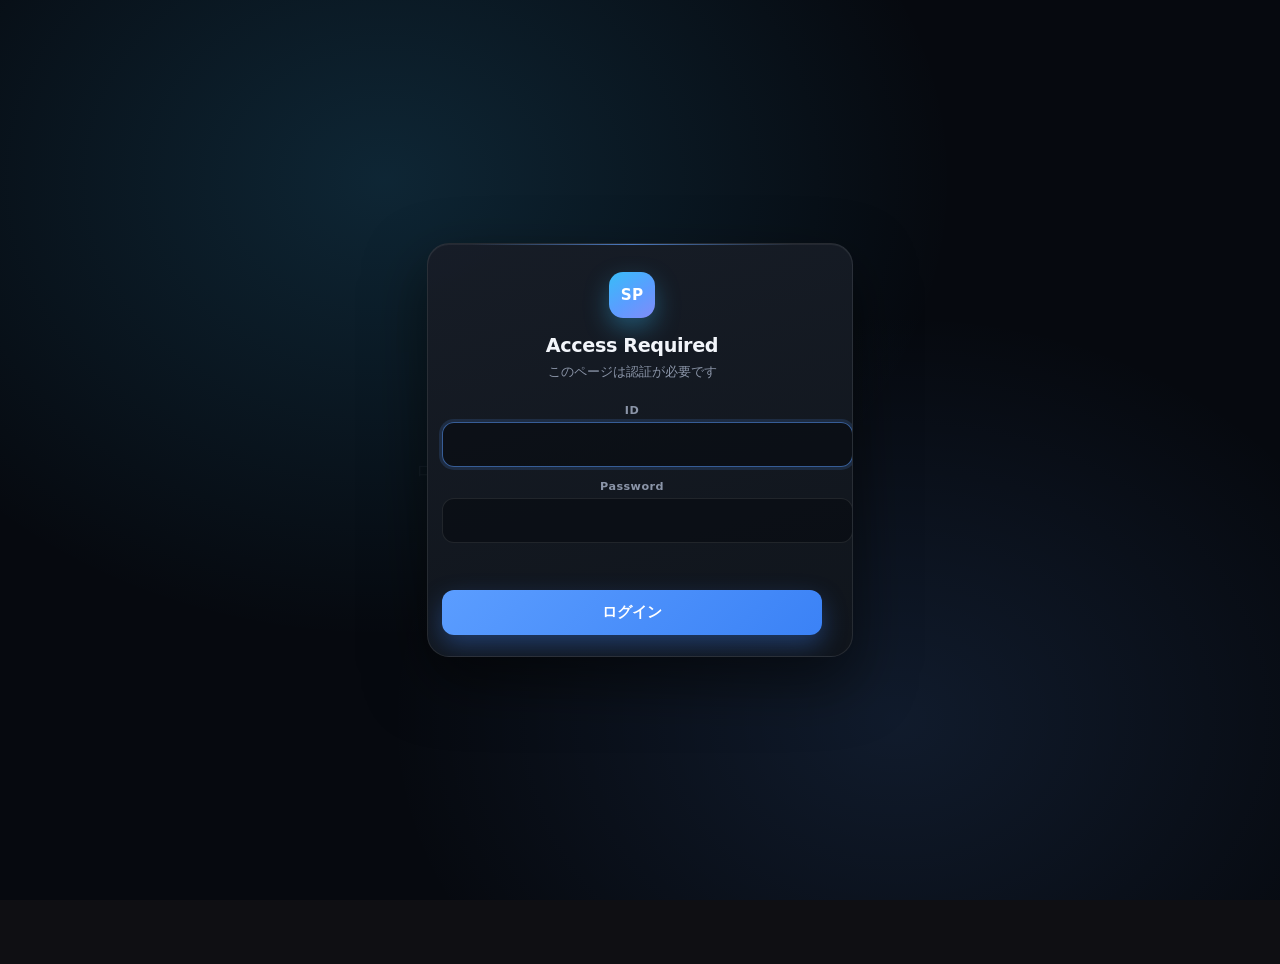
<file: index.html>
<!DOCTYPE html>
<html lang="ja">
<head>
  <meta charset="UTF-8" />
  <meta name="viewport" content="width=device-width, initial-scale=1.0" />
  <title>r25347sh — Protected</title>
  <style>
    body {
      margin: 0;
      min-height: 100vh;
      font-family: Inter, system-ui, sans-serif;
      background: #0f0f13;
      color: #e8e8f0;
      display: flex;
      align-items: center;
      justify-content: center;
      text-align: center;
      padding: 2rem;
    }
    .content {
      max-width: 520px;
    }
    h1 { font-size: 1.75rem; margin-bottom: 0.5rem; }
    p { color: #9898b0; line-height: 1.6; }
    code {
      background: #1a1a24;
      padding: 0.15em 0.45em;
      border-radius: 6px;
      font-size: 0.9em;
    }
    .logout {
      margin-top: 2rem;
      appearance: none;
      background: #242433;
      border: 1px solid #2e2e42;
      color: #e8e8f0;
      padding: 0.6rem 1.2rem;
      border-radius: 8px;
      cursor: pointer;
      font-size: 0.9rem;
    }
    .logout:hover { background: #2e2e42; }
  </style>
  <!-- 
    data-allows example:
    ((role:admin%teacher)%ID:special)&role:beekeeper
    → ((admin OR teacher) OR ID=special) AND beekeeper

    Current demo: allow admin or bika
  -->
  <script src="./sitePassword.js" defer data-allows="role:admin%role:bika"></script>
</head>
<body>
  <div class="content">
    <h1>Protected Page</h1>
    <p>このページは <code>sitePassword.js</code> によって保護されています。</p>
    <p>ログインに成功した場合のみこのコンテンツが表示されます。</p>
    <p style="margin-top:1.5rem;font-size:0.85rem;opacity:0.7">
      現在の制限: <code>role:admin % role:bika</code>
    </p>
    <button class="logout" onclick="SitePassword.logout()">ログアウト</button>
  </div>
</body>
</html>
</file>
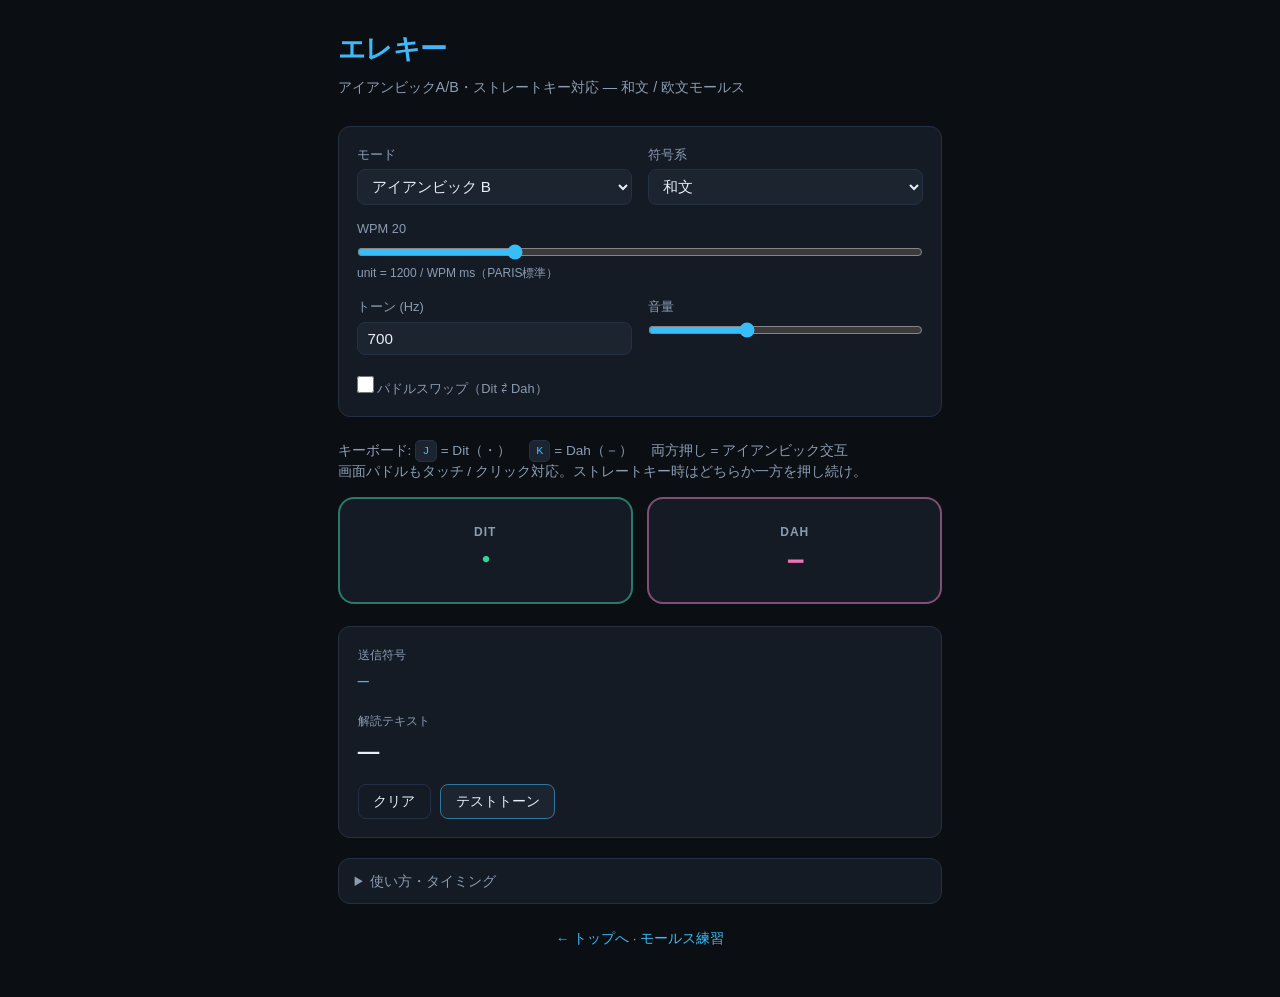
<file: elekey/index.html>
<!DOCTYPE html>
<html lang="ja">
<head>
  <meta charset="UTF-8">
  <meta name="viewport" content="width=device-width, initial-scale=1.0">
  <title>エレキー | Electronic Morse Keyer</title>
  <meta name="description" content="アイアンビック対応の電子モールスキーヤー。WPM調整・和文/欧文切替・Web Audioサイドトーン。">
  <link rel="stylesheet" href="style.css">
</head>
<body>
  <div class="app">
    <header class="header">
      <h1>エレキー <span class="en">Electronic Keyer</span></h1>
      <p class="subtitle">アイアンビックA/B・ストレートキー対応 — 和文 / 欧文モールス</p>
    </header>

    <section class="controls">
      <div class="control-group">
        <label for="mode">モード</label>
        <select id="mode">
          <option value="iambic-b" selected>アイアンビック B</option>
          <option value="iambic-a">アイアンビック A</option>
          <option value="straight">ストレートキー</option>
        </select>
      </div>

      <div class="control-group">
        <label for="charset">符号系</label>
        <select id="charset">
          <option value="wabun" selected>和文</option>
          <option value="international">欧文</option>
        </select>
      </div>

      <div class="control-group wpm-group">
        <label for="wpm">WPM <span id="wpm-value">20</span></label>
        <input type="range" id="wpm" min="5" max="60" value="20" step="1">
        <div class="wpm-hint">unit = 1200 / WPM ms（PARIS標準）</div>
      </div>

      <div class="control-group">
        <label for="freq">トーン (Hz)</label>
        <input type="number" id="freq" value="700" min="400" max="1200" step="10">
      </div>

      <div class="control-group">
        <label for="volume">音量</label>
        <input type="range" id="volume" min="0" max="1" step="0.05" value="0.35">
      </div>

      <div class="control-group">
        <label class="checkbox">
          <input type="checkbox" id="paddle-swap">
          パドルスワップ（Dit ⇄ Dah）
        </label>
      </div>
    </section>

    <section class="paddles">
      <p class="hint">
        キーボード: <kbd id="dit-key-label">J</kbd> = Dit（・）　
        <kbd id="dah-key-label">K</kbd> = Dah（－）　
        両方押し = アイアンビック交互<br>
        画面パドルもタッチ / クリック対応。ストレートキー時はどちらか一方を押し続け。
      </p>
      <div class="paddle-row">
        <button id="paddle-dit" class="paddle dit" aria-label="Dit">
          <span class="paddle-label">DIT</span>
          <span class="paddle-symbol">・</span>
        </button>
        <button id="paddle-dah" class="paddle dah" aria-label="Dah">
          <span class="paddle-label">DAH</span>
          <span class="paddle-symbol">－</span>
        </button>
      </div>
    </section>

    <section class="display">
      <div class="display-block">
        <div class="label">送信符号</div>
        <div id="morse-out" class="mono">—</div>
      </div>
      <div class="display-block">
        <div class="label">解読テキスト</div>
        <div id="text-out" class="text-out">—</div>
      </div>
      <div class="action-row">
        <button id="clear" class="btn ghost">クリア</button>
        <button id="test-tone" class="btn secondary">テストトーン</button>
      </div>
    </section>

    <section class="info">
      <details>
        <summary>使い方・タイミング</summary>
        <ul>
          <li><strong>アイアンビック B</strong>（推奨）: 両方離した直後も次の要素を1つ送出（現代的なキーヤー）。</li>
          <li><strong>アイアンビック A</strong>: 両方離すとその要素で終了。</li>
          <li><strong>ストレート</strong>: 押している間だけトーン。長さで・／－を判定（閾値 2 unit）。</li>
          <li>文字間隔 ≈ 3 unit、単語間隔 ≈ 7 unit で自動解読。</li>
          <li>和文はカタカナ優先でデコード。濁点・半濁点は後続の専用符号で結合。</li>
        </ul>
      </details>
    </section>

    <footer class="footer">
      <p><a href="../">← トップへ</a> · <a href="../morse-practice/">モールス練習</a></p>
    </footer>
  </div>
  <script src="script.js"></script>
</body>
</html>
</file>
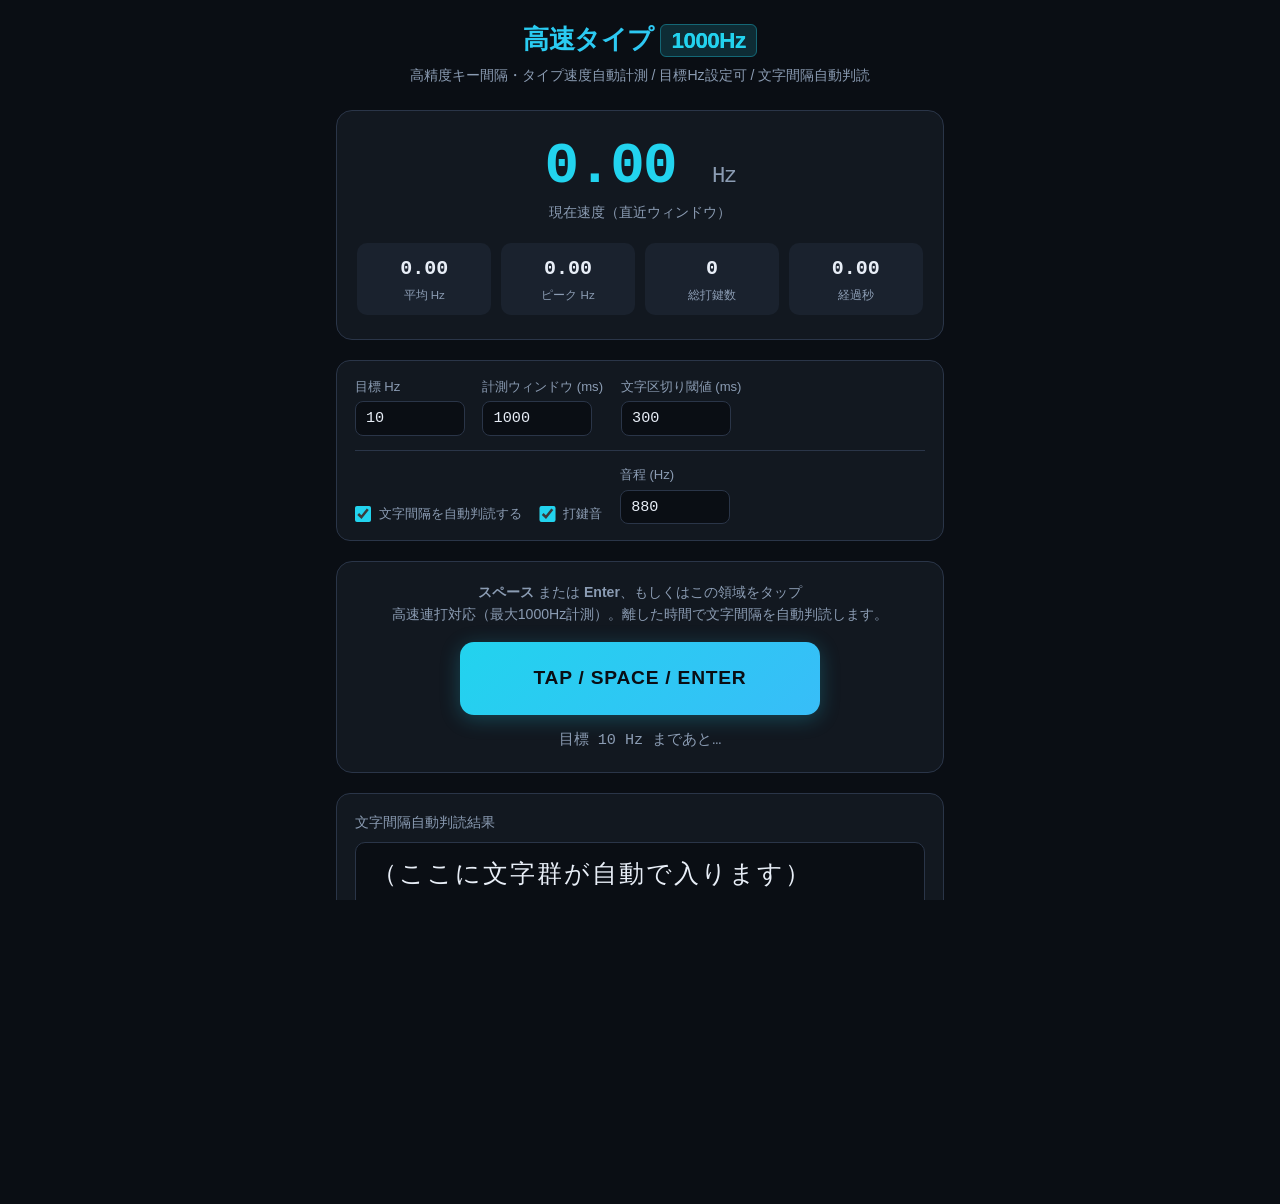
<file: highspeed-type/index.html>
<!DOCTYPE html>
<html lang="ja">
<head>
  <meta charset="UTF-8">
  <meta name="viewport" content="width=device-width, initial-scale=1.0, maximum-scale=1.0, user-scalable=no">
  <title>高速タイプ 1000Hz対応 | High-Speed Typing Rate Meter</title>
  <meta name="description" content="1000Hz対応の高精度タイピング速度計測。自動Hz判定・目標Hz設定・文字間隔自動判読。スペース/Enter/画面タップ対応。">
  <link rel="stylesheet" href="style.css">
</head>
<body>
  <div class="app" id="app">
    <header class="header">
      <h1>高速タイプ <span class="hz-badge">1000Hz</span></h1>
      <p class="subtitle">高精度キー間隔・タイプ速度自動計測 / 目標Hz設定可 / 文字間隔自動判読</p>
    </header>

    <!-- メイン表示 -->
    <section class="meter">
      <div class="big-hz">
        <span id="current-hz">0.0</span>
        <span class="unit">Hz</span>
      </div>
      <div class="hz-label">現在速度（直近ウィンドウ）</div>

      <div class="stats-grid">
        <div class="stat">
          <div class="stat-value" id="avg-hz">0.0</div>
          <div class="stat-label">平均 Hz</div>
        </div>
        <div class="stat">
          <div class="stat-value" id="peak-hz">0.0</div>
          <div class="stat-label">ピーク Hz</div>
        </div>
        <div class="stat">
          <div class="stat-value" id="total-count">0</div>
          <div class="stat-label">総打鍵数</div>
        </div>
        <div class="stat">
          <div class="stat-value" id="elapsed">0.00</div>
          <div class="stat-label">経過秒</div>
        </div>
      </div>
    </section>

    <!-- 目標設定 -->
    <section class="controls">
      <div class="control-row">
        <label>
          目標 Hz
          <input type="number" id="target-hz" value="10" min="0.1" max="1000" step="0.1">
        </label>
        <label>
          計測ウィンドウ (ms)
          <input type="number" id="window-ms" value="1000" min="50" max="5000" step="50">
        </label>
        <label>
          文字区切り閾値 (ms)
          <input type="number" id="char-gap-ms" value="300" min="20" max="2000" step="10">
        </label>
      </div>
      <div class="control-row secondary">
        <label class="checkbox">
          <input type="checkbox" id="auto-char" checked>
          文字間隔を自動判読する
        </label>
        <label class="checkbox">
          <input type="checkbox" id="sound-on" checked>
          打鍵音
        </label>
        <label>
          音程 (Hz)
          <input type="number" id="tone-freq" value="880" min="200" max="2000" step="10">
        </label>
      </div>
    </section>

    <!-- キーエリア -->
    <section class="key-area" id="key-area">
      <div class="hint">
        <strong>スペース</strong> または <strong>Enter</strong>、もしくはこの領域をタップ<br>
        高速連打対応（最大1000Hz計測）。離した時間で文字間隔を自動判読します。
      </div>
      <button id="tap-btn" class="tap-btn" type="button">
        TAP / SPACE / ENTER
      </button>
      <div class="target-feedback" id="target-feedback">
        目標まで — Hz
      </div>
    </section>

    <!-- 自動判読結果 -->
    <section class="decode-section">
      <div class="section-title">文字間隔自動判読結果</div>
      <div id="char-display" class="char-display">（ここに文字群が自動で入ります）</div>
      <div class="interval-info">
        <span>最終間隔: <strong id="last-interval">—</strong> ms</span>
        <span>平均間隔: <strong id="avg-interval">—</strong> ms</span>
        <span>文字数: <strong id="char-count">0</strong></span>
      </div>
      <div class="history-box">
        <div class="section-title small">直近打鍵間隔 (ms)</div>
        <div id="interval-history" class="interval-history">—</div>
      </div>
    </section>

    <div class="action-row">
      <button id="reset-btn" class="btn ghost">リセット</button>
      <button id="copy-btn" class="btn secondary">結果コピー</button>
    </div>

    <footer class="footer">
      <p>高精度計測: performance.now() / ローカル完結</p>
      <p><a href="../">← リポジトリトップ</a></p>
    </footer>
  </div>

  <script src="script.js"></script>
</body>
</html>
</file>
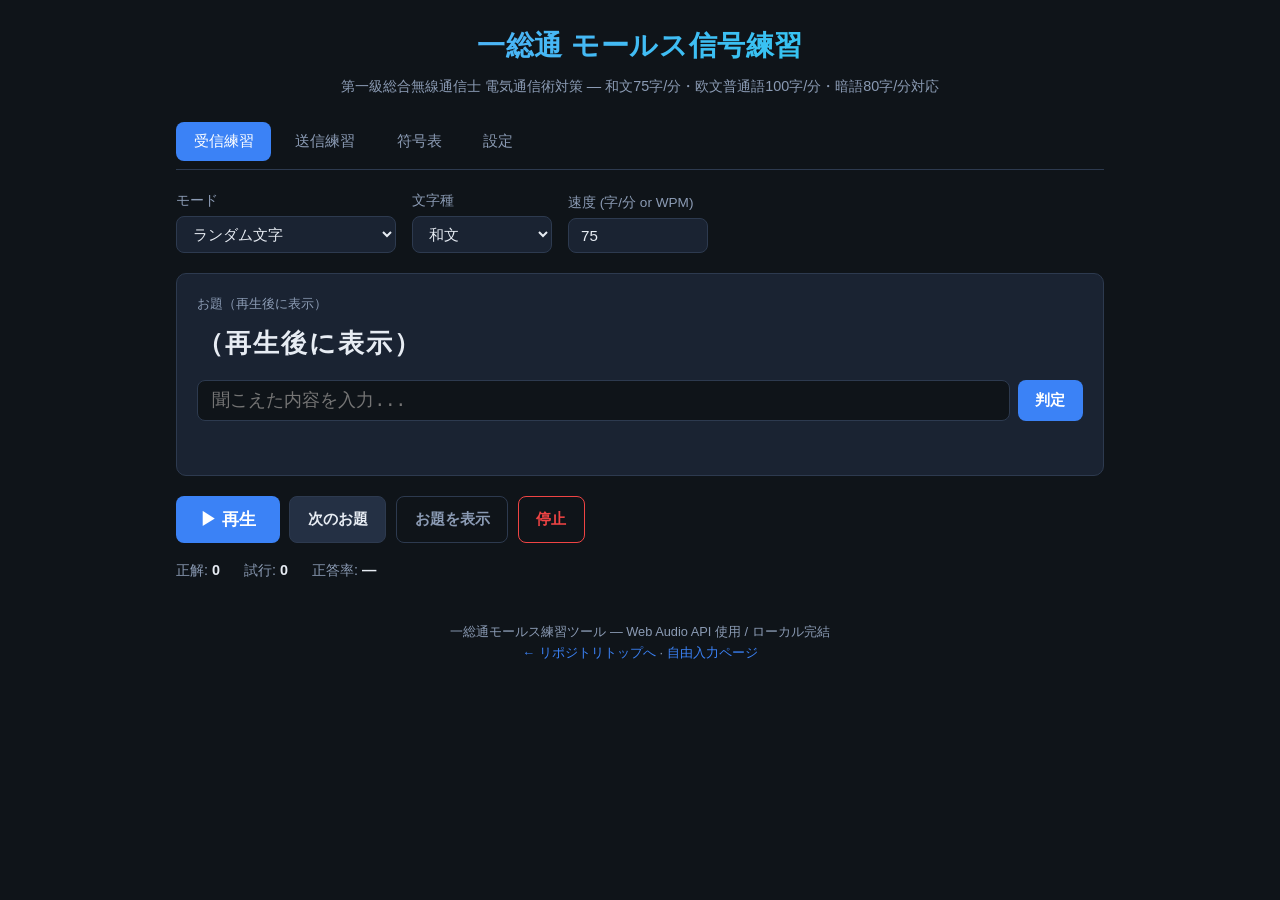
<file: morse-practice/index.html>
<!DOCTYPE html>
<html lang="ja">
<head>
  <meta charset="UTF-8">
  <meta name="viewport" content="width=device-width, initial-scale=1.0">
  <title>一総通モールス練習 | Morse Practice for 1st Class Radio Operator</title>
  <meta name="description" content="第一級総合無線通信士（一総通）向けモールス信号聞き取り・送信練習サイト。和文・欧文対応、実音再生、ランダム単語・記号対応。">
  <link rel="stylesheet" href="style.css">
</head>
<body>
  <div class="app">
    <header class="header">
      <h1>一総通 モールス信号練習</h1>
      <p class="subtitle">第一級総合無線通信士 電気通信術対策 — 和文75字/分・欧文普通語100字/分・暗語80字/分対応</p>
    </header>

    <nav class="tabs">
      <button class="tab active" data-tab="listen">受信練習</button>
      <button class="tab" data-tab="send">送信練習</button>
      <button class="tab" data-tab="table">符号表</button>
      <button class="tab" data-tab="settings">設定</button>
    </nav>

    <main>
      <!-- 受信練習 -->
      <section id="listen" class="panel active">
        <div class="controls-row">
          <label>
            モード
            <select id="listen-mode">
              <option value="random-char">ランダム文字</option>
              <option value="random-word">ランダム単語</option>
              <option value="random-group">ランダム5字群（暗語風）</option>
              <option value="custom">カスタムテキスト</option>
            </select>
          </label>
          <label>
            文字種
            <select id="listen-charset">
              <option value="wabun">和文</option>
              <option value="international">欧文</option>
              <option value="mixed">和文+欧文</option>
              <option value="numbers">数字</option>
              <option value="symbols">記号</option>
              <option value="all">すべて</option>
            </select>
          </label>
          <label>
            速度 (字/分 or WPM)
            <input type="number" id="listen-speed" value="75" min="10" max="150" step="5">
          </label>
        </div>

        <div class="custom-area hidden" id="custom-area">
          <textarea id="custom-text" placeholder="ここに練習したいテキストを入力（和文はカタカナ/ひらがな、欧文は英数字）"></textarea>
        </div>

        <div class="display-area">
          <div class="prompt-label">お題（再生後に表示）</div>
          <div id="listen-prompt" class="prompt-box">—</div>
          <div class="answer-area">
            <input type="text" id="listen-answer" placeholder="聞こえた内容を入力..." autocomplete="off">
            <button id="check-answer" class="btn primary">判定</button>
          </div>
          <div id="listen-result" class="result"></div>
        </div>

        <div class="action-row">
          <button id="play-listen" class="btn primary large">▶ 再生</button>
          <button id="next-listen" class="btn secondary">次のお題</button>
          <button id="reveal-listen" class="btn ghost">お題を表示</button>
          <button id="stop-audio" class="btn danger">停止</button>
        </div>

        <div class="stats">
          <span>正解: <strong id="correct-count">0</strong></span>
          <span>試行: <strong id="try-count">0</strong></span>
          <span>正答率: <strong id="accuracy">—</strong></span>
        </div>
      </section>

      <!-- 送信練習 -->
      <section id="send" class="panel">
        <div class="controls-row">
          <label>
            モード
            <select id="send-mode">
              <option value="random-char">ランダム文字</option>
              <option value="random-word">ランダム単語</option>
              <option value="random-group">ランダム5字群</option>
              <option value="custom">カスタムテキスト</option>
            </select>
          </label>
          <label>
            文字種
            <select id="send-charset">
              <option value="wabun">和文</option>
              <option value="international">欧文</option>
              <option value="mixed">和文+欧文</option>
              <option value="numbers">数字</option>
              <option value="symbols">記号</option>
              <option value="all">すべて</option>
            </select>
          </label>
          <label>
            速度
            <input type="number" id="send-speed" value="75" min="10" max="150" step="5">
          </label>
        </div>

        <div class="custom-area hidden" id="send-custom-area">
          <textarea id="send-custom-text" placeholder="送信練習したいテキストを入力"></textarea>
        </div>

        <div class="display-area">
          <div class="prompt-label">送信お題</div>
          <div id="send-prompt" class="prompt-box large">—</div>
          <div class="morse-visual" id="send-morse-visual"></div>
        </div>

        <div class="keying-area">
          <p class="hint">スペースキー or 下のボタンでキーイング。<br>
短押し＝短点（・）、長押し＝長点（－）。文字の区切り・単語の区切りは<strong>間隔を空けると自動判定</strong>されます（ITU 1:3:7 比率）。</p>
          <p class="hint" style="margin-top:0.4rem;"><a href="free.html" style="color:var(--accent);">→ 問題なしの自由入力ページはこちら</a></p>
          <div class="key-buttons">
            <button id="key-button" class="btn key large">電鍵（押し続け）</button>
            <button id="play-model" class="btn primary">模範再生</button>
            <button id="next-send" class="btn secondary">次のお題</button>
            <button id="clear-key" class="btn ghost">クリア</button>
          </div>
          <div id="keyed-morse" class="keyed-display"></div>
          <div id="keyed-text" class="keyed-text"></div>
        </div>
      </section>

      <!-- 符号表 -->
      <section id="table" class="panel">
        <div class="table-tabs">
          <button class="table-tab active" data-table="wabun">和文</button>
          <button class="table-tab" data-table="international">欧文</button>
          <button class="table-tab" data-table="numbers">数字・記号</button>
        </div>
        <div id="morse-table-container" class="table-container"></div>
      </section>

      <!-- 設定 -->
      <section id="settings" class="panel">
        <div class="settings-grid">
          <label>
            トーン周波数 (Hz)
            <input type="number" id="freq" value="700" min="400" max="1200" step="10">
            <span class="note">一総通練習でよく使われる 600〜800Hz 帯。推奨 700Hz / 780Hz</span>
          </label>
          <label>
            音量
            <input type="range" id="volume" min="0" max="1" step="0.05" value="0.4">
          </label>
          <label>
            短点長さ基準（自動計算）
            <span id="unit-ms-display">— ms</span>
          </label>
          <label class="checkbox">
            <input type="checkbox" id="show-morse-visual" checked>
            再生中に符号を視覚表示
          </label>
          <label class="checkbox">
            <input type="checkbox" id="auto-next" checked>
            正解後に自動で次のお題
          </label>
          <button id="test-tone" class="btn secondary">テストトーン</button>
        </div>
        <div class="info-box">
          <h3>一総通 電気通信術 速度目安</h3>
          <ul>
            <li>和文：75字/分</li>
            <li>欧文暗語：80字/分</li>
            <li>欧文普通語：100字/分</li>
          </ul>
          <p>※ 本サイトの「字/分」はおおよそ文字数ベースです。WPM換算は欧文で約5文字=1語として扱います。</p>
        </div>
      </section>
    </main>

    <footer class="footer">
      <p>一総通モールス練習ツール — Web Audio API 使用 / ローカル完結</p>
      <p><a href="../">← リポジトリトップへ</a> · <a href="free.html">自由入力ページ</a></p>
    </footer>
  </div>

  <script src="script.js"></script>
</body>
</html>
</file>
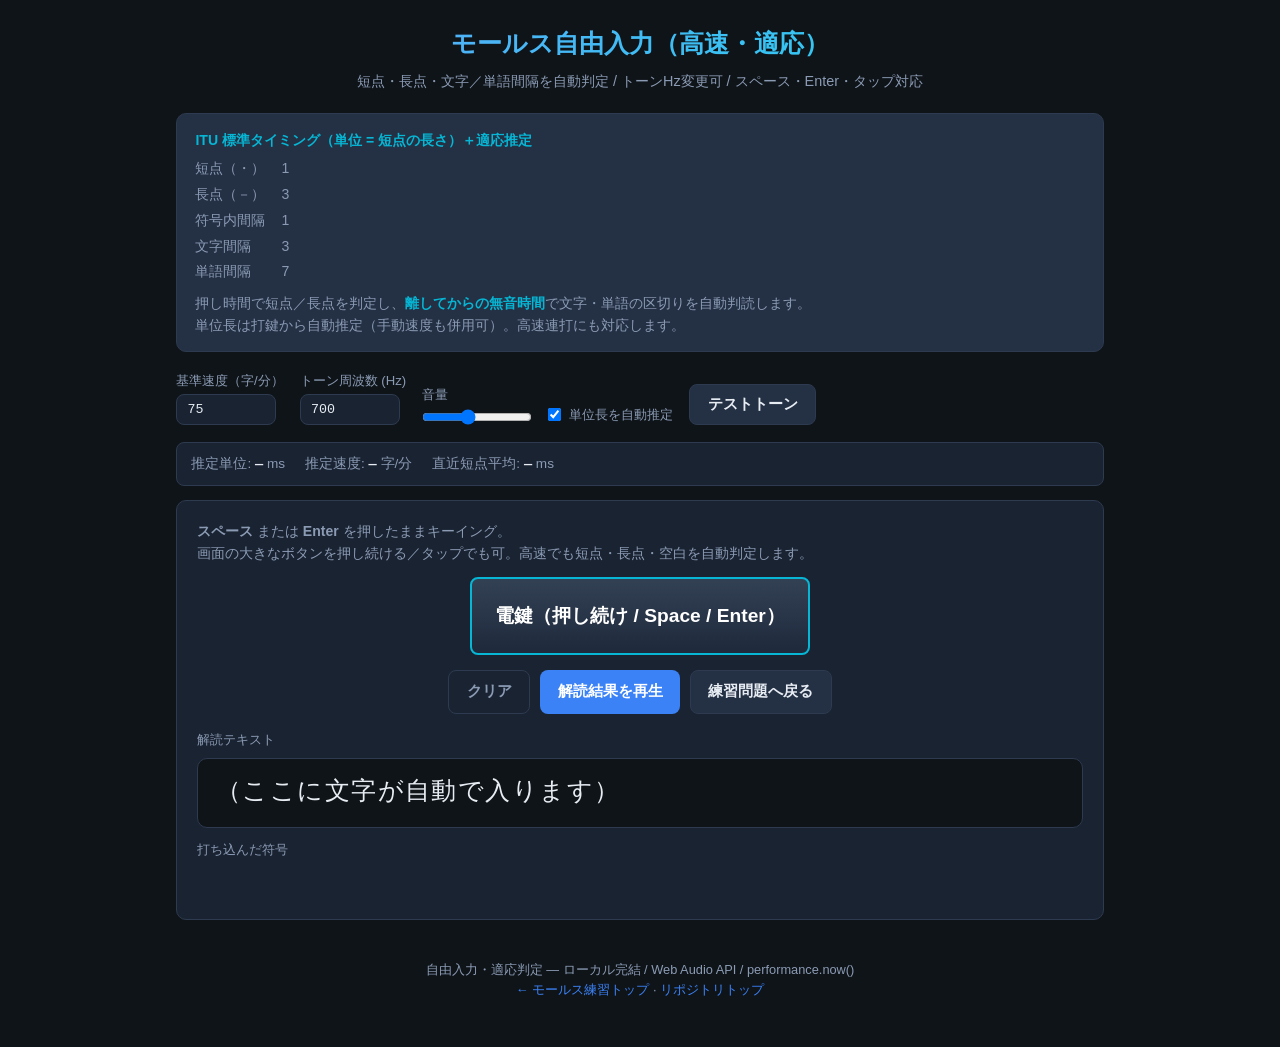
<file: morse-practice/free.html>
<!DOCTYPE html>
<html lang="ja">
<head>
  <meta charset="UTF-8">
  <meta name="viewport" content="width=device-width, initial-scale=1.0, maximum-scale=1.0, user-scalable=no">
  <title>モールス自由入力（高速・適応判定） | Free Morse Keying Adaptive</title>
  <meta name="description" content="短点・長点・文字間隔・単語間隔を自動判定するモールス自由キーイング。高速対応・トーンHz変更可・スペース/Enter/タップ対応。">
  <link rel="stylesheet" href="style.css">
  <style>
    .free-hero {
      text-align: center;
      margin-bottom: 1.25rem;
    }
    .free-hero h1 {
      font-size: 1.55rem;
      background: linear-gradient(135deg, #60a5fa, #22d3ee);
      -webkit-background-clip: text;
      -webkit-text-fill-color: transparent;
      background-clip: text;
    }
    .ratio-box {
      background: var(--surface2);
      border: 1px solid var(--border);
      border-radius: 10px;
      padding: 0.9rem 1.15rem;
      margin-bottom: 1.1rem;
      font-size: 0.88rem;
      color: var(--text-muted);
    }
    .ratio-box strong { color: var(--accent); }
    .ratio-table {
      display: grid;
      grid-template-columns: auto 1fr;
      gap: 0.2rem 1rem;
      margin-top: 0.4rem;
    }
    .big-key {
      width: 100%;
      max-width: 340px;
      margin: 0 auto 0.9rem;
      display: block;
      padding: 1.5rem 1.4rem !important;
      font-size: 1.2rem !important;
    }
    .decoded-box {
      background: var(--bg);
      border: 1px solid var(--border);
      border-radius: 10px;
      padding: 0.9rem 1.1rem;
      min-height: 3.4rem;
      font-size: 1.55rem;
      font-family: var(--mono);
      letter-spacing: 0.06em;
      word-break: break-all;
      margin-bottom: 0.7rem;
    }
    .morse-box {
      font-family: var(--mono);
      font-size: 1.1rem;
      color: var(--accent);
      letter-spacing: 0.12em;
      min-height: 1.9rem;
      word-break: break-all;
    }
    .controls-inline {
      display: flex;
      flex-wrap: wrap;
      gap: 0.7rem 1rem;
      align-items: flex-end;
      margin-bottom: 1.1rem;
    }
    .controls-inline label {
      display: flex;
      flex-direction: column;
      gap: 0.22rem;
      font-size: 0.82rem;
      color: var(--text-muted);
    }
    .controls-inline input[type="number"] {
      background: var(--surface);
      border: 1px solid var(--border);
      color: var(--text);
      padding: 0.42rem 0.65rem;
      border-radius: 8px;
      width: 100px;
      font-family: var(--mono);
    }
    .adaptive-info {
      display: flex;
      flex-wrap: wrap;
      gap: 0.75rem 1.25rem;
      font-size: 0.85rem;
      color: var(--text-muted);
      margin-bottom: 0.9rem;
      padding: 0.6rem 0.9rem;
      background: var(--surface);
      border-radius: 8px;
      border: 1px solid var(--border);
    }
    .adaptive-info strong {
      color: var(--text);
      font-family: var(--mono);
    }
    .hint-keys {
      font-size: 0.88rem;
      color: var(--text-muted);
      margin-bottom: 0.85rem;
      line-height: 1.5;
    }
  </style>
</head>
<body>
  <div class="app">
    <header class="free-hero">
      <h1>モールス自由入力（高速・適応）</h1>
      <p class="subtitle">短点・長点・文字／単語間隔を自動判定 / トーンHz変更可 / スペース・Enter・タップ対応</p>
    </header>

    <div class="ratio-box">
      <div><strong>ITU 標準タイミング（単位 = 短点の長さ）＋適応推定</strong></div>
      <div class="ratio-table">
        <span>短点（・）</span><span>1</span>
        <span>長点（－）</span><span>3</span>
        <span>符号内間隔</span><span>1</span>
        <span>文字間隔</span><span>3</span>
        <span>単語間隔</span><span>7</span>
      </div>
      <p style="margin-top:0.55rem;margin-bottom:0;">
        押し時間で短点／長点を判定し、<strong>離してからの無音時間</strong>で文字・単語の区切りを自動判読します。<br>
        単位長は打鍵から自動推定（手動速度も併用可）。高速連打にも対応します。
      </p>
    </div>

    <div class="controls-inline">
      <label>
        基準速度（字/分）
        <input type="number" id="free-speed" value="75" min="5" max="500" step="5">
      </label>
      <label>
        トーン周波数 (Hz)
        <input type="number" id="freq" value="700" min="200" max="2000" step="10">
      </label>
      <label>
        音量
        <input type="range" id="volume" min="0" max="1" step="0.05" value="0.4" style="width:110px;">
      </label>
      <label class="checkbox" style="flex-direction:row;align-items:center;gap:0.4rem;">
        <input type="checkbox" id="adaptive-unit" checked>
        単位長を自動推定
      </label>
      <button id="test-tone" class="btn secondary">テストトーン</button>
    </div>

    <div class="adaptive-info">
      <span>推定単位: <strong id="est-unit">—</strong> ms</span>
      <span>推定速度: <strong id="est-speed">—</strong> 字/分</span>
      <span>直近短点平均: <strong id="dit-avg">—</strong> ms</span>
    </div>

    <div class="keying-area">
      <p class="hint-keys">
        <strong>スペース</strong> または <strong>Enter</strong> を押したままキーイング。<br>
        画面の大きなボタンを押し続ける／タップでも可。高速でも短点・長点・空白を自動判定します。
      </p>
      <button id="free-key-button" class="btn key big-key">電鍵（押し続け / Space / Enter）</button>
      <div class="action-row" style="justify-content:center;">
        <button id="free-clear" class="btn ghost">クリア</button>
        <button id="free-play-decoded" class="btn primary">解読結果を再生</button>
        <a href="index.html" class="btn secondary" style="text-decoration:none;display:inline-flex;align-items:center;">練習問題へ戻る</a>
      </div>

      <div class="prompt-label" style="margin-top:1rem;">解読テキスト</div>
      <div id="free-keyed-text" class="decoded-box">（ここに文字が自動で入ります）</div>

      <div class="prompt-label">打ち込んだ符号</div>
      <div id="free-keyed-morse" class="morse-box"></div>
    </div>

    <footer class="footer">
      <p>自由入力・適応判定 — ローカル完結 / Web Audio API / performance.now()</p>
      <p><a href="index.html">← モールス練習トップ</a> · <a href="../">リポジトリトップ</a></p>
    </footer>
  </div>

  <script src="script.js"></script>
  <script>
    // Free page specific: adaptive unit + Enter support + high-speed friendly
    document.addEventListener("DOMContentLoaded", () => {
      if (typeof audio !== "undefined") {
        audio.setFreq(parseInt(document.getElementById("freq").value) || 700);
        audio.setVolume(parseFloat(document.getElementById("volume").value) || 0.4);
      }
      document.getElementById("freq").addEventListener("change", () => {
        audio.setFreq(parseInt(document.getElementById("freq").value) || 700);
      });
      document.getElementById("volume").addEventListener("input", () => {
        audio.setVolume(parseFloat(document.getElementById("volume").value) || 0.4);
      });
      document.getElementById("test-tone").addEventListener("click", () => {
        audio.setFreq(parseInt(document.getElementById("freq").value) || 700);
        audio.setVolume(parseFloat(document.getElementById("volume").value) || 0.4);
        audio.testTone(400);
      });
      document.getElementById("free-clear").addEventListener("click", () => {
        clearKey();
        // reset adaptive buffers
        if (typeof resetAdaptive === "function") resetAdaptive();
        const t = document.getElementById("free-keyed-text");
        if (t) t.textContent = "（ここに文字が自動で入ります）";
      });
      document.getElementById("free-play-decoded").addEventListener("click", async () => {
        if (!decodedText || !decodedText.trim()) return;
        if (audio.playing) { audio.stop(); return; }
        const speed = parseInt(document.getElementById("free-speed").value) || 75;
        let unit = speedToUnitMs(speed, true);
        if (typeof getAdaptiveUnitMs === "function") {
          const ad = getAdaptiveUnitMs();
          if (ad && ad > 0) unit = ad;
        }
        audio.setFreq(parseInt(document.getElementById("freq").value) || 700);
        audio.setVolume(parseFloat(document.getElementById("volume").value) || 0.4);
        await audio.playMorse(decodedText.trim(), unit, null);
      });

      // Initial
      clearKey();
      const t = document.getElementById("free-keyed-text");
      if (t) t.textContent = "（ここに文字が自動で入ります）";
    });
  </script>
</body>
</html>
</file>
<file: elekey/style.css>
:root {
  --bg: #0b0f14;
  --surface: #151b24;
  --surface2: #1c2430;
  --border: #243044;
  --text: #e8eef7;
  --muted: #8b9cb3;
  --accent: #38bdf8;
  --accent2: #818cf8;
  --dit: #34d399;
  --dah: #f472b6;
  --danger: #f87171;
  --radius: 12px;
}

* {
  box-sizing: border-box;
  margin: 0;
  padding: 0;
}

body {
  font-family: "Segoe UI", "Hiragino Sans", "Meiryo", sans-serif;
  background: var(--bg);
  color: var(--text);
  min-height: 100vh;
  line-height: 1.55;
}

.app {
  max-width: 640px;
  margin: 0 auto;
  padding: 1.75rem 1.1rem 3rem;
}

.header {
  margin-bottom: 1.75rem;
}

.header h1 {
  font-size: 1.7rem;
  font-weight: 700;
  letter-spacing: -0.02em;
  background: linear-gradient(120deg, var(--accent), var(--accent2));
  -webkit-background-clip: text;
  -webkit-text-fill-color: transparent;
  background-clip: text;
}

.header .en {
  font-size: 0.85em;
  opacity: 0.85;
  font-weight: 500;
}

.subtitle {
  color: var(--muted);
  font-size: 0.9rem;
  margin-top: 0.35rem;
}

.controls {
  display: grid;
  grid-template-columns: 1fr 1fr;
  gap: 0.9rem 1rem;
  background: var(--surface);
  border: 1px solid var(--border);
  border-radius: var(--radius);
  padding: 1.1rem 1.15rem;
  margin-bottom: 1.4rem;
}

.control-group {
  display: flex;
  flex-direction: column;
  gap: 0.3rem;
}

.control-group label {
  font-size: 0.8rem;
  color: var(--muted);
  font-weight: 500;
}

.control-group select,
.control-group input[type="number"] {
  background: var(--surface2);
  border: 1px solid var(--border);
  color: var(--text);
  border-radius: 8px;
  padding: 0.45rem 0.6rem;
  font-size: 0.95rem;
}

.control-group input[type="range"] {
  width: 100%;
  accent-color: var(--accent);
}

.wpm-group {
  grid-column: 1 / -1;
}

.wpm-hint {
  font-size: 0.75rem;
  color: var(--muted);
}

.checkbox {
  flex-direction: row !important;
  align-items: center;
  gap: 0.5rem;
  cursor: pointer;
  margin-top: 0.4rem;
}

.checkbox input {
  width: 1.05rem;
  height: 1.05rem;
  accent-color: var(--accent);
}

.paddles {
  margin-bottom: 1.4rem;
}

.hint {
  font-size: 0.85rem;
  color: var(--muted);
  margin-bottom: 0.9rem;
  line-height: 1.5;
}

kbd {
  display: inline-block;
  background: var(--surface2);
  border: 1px solid var(--border);
  border-radius: 5px;
  padding: 0.1rem 0.4rem;
  font-family: ui-monospace, monospace;
  font-size: 0.85em;
  color: var(--accent);
}

.paddle-row {
  display: grid;
  grid-template-columns: 1fr 1fr;
  gap: 0.9rem;
}

.paddle {
  appearance: none;
  border: 2px solid var(--border);
  background: var(--surface);
  border-radius: 16px;
  padding: 1.6rem 0.8rem;
  cursor: pointer;
  user-select: none;
  -webkit-user-select: none;
  touch-action: none;
  transition: border-color 0.12s, background 0.12s, transform 0.08s;
  display: flex;
  flex-direction: column;
  align-items: center;
  gap: 0.35rem;
}

.paddle .paddle-label {
  font-size: 0.75rem;
  letter-spacing: 0.08em;
  color: var(--muted);
  font-weight: 600;
}

.paddle .paddle-symbol {
  font-size: 2rem;
  font-weight: 700;
  line-height: 1;
}

.paddle.dit {
  border-color: color-mix(in srgb, var(--dit) 45%, var(--border));
}
.paddle.dit .paddle-symbol { color: var(--dit); }

.paddle.dah {
  border-color: color-mix(in srgb, var(--dah) 45%, var(--border));
}
.paddle.dah .paddle-symbol { color: var(--dah); }

.paddle:active,
.paddle.pressed {
  transform: scale(0.97);
  background: var(--surface2);
}

.paddle.dit.pressed {
  border-color: var(--dit);
  box-shadow: 0 0 0 3px color-mix(in srgb, var(--dit) 25%, transparent);
}

.paddle.dah.pressed {
  border-color: var(--dah);
  box-shadow: 0 0 0 3px color-mix(in srgb, var(--dah) 25%, transparent);
}

.display {
  background: var(--surface);
  border: 1px solid var(--border);
  border-radius: var(--radius);
  padding: 1.15rem 1.2rem;
  margin-bottom: 1.2rem;
}

.display-block {
  margin-bottom: 0.9rem;
}

.display-block .label {
  font-size: 0.75rem;
  color: var(--muted);
  margin-bottom: 0.25rem;
  font-weight: 500;
}

.mono {
  font-family: ui-monospace, "Cascadia Code", "SF Mono", monospace;
  font-size: 1.15rem;
  letter-spacing: 0.04em;
  word-break: break-all;
  min-height: 1.6em;
  color: var(--accent);
}

.text-out {
  font-size: 1.35rem;
  font-weight: 600;
  min-height: 1.6em;
  word-break: break-all;
  letter-spacing: 0.06em;
}

.action-row {
  display: flex;
  gap: 0.6rem;
  flex-wrap: wrap;
  margin-top: 0.5rem;
}

.btn {
  appearance: none;
  border: 1px solid var(--border);
  background: var(--surface2);
  color: var(--text);
  border-radius: 8px;
  padding: 0.45rem 0.9rem;
  font-size: 0.9rem;
  cursor: pointer;
  transition: border-color 0.12s, background 0.12s;
}

.btn:hover {
  border-color: var(--accent);
}

.btn.secondary {
  border-color: color-mix(in srgb, var(--accent) 50%, var(--border));
}

.btn.ghost {
  background: transparent;
}

.info {
  margin-bottom: 1.5rem;
}

details {
  background: var(--surface);
  border: 1px solid var(--border);
  border-radius: var(--radius);
  padding: 0.7rem 1rem;
}

summary {
  cursor: pointer;
  color: var(--muted);
  font-size: 0.9rem;
  font-weight: 500;
}

details[open] summary {
  margin-bottom: 0.6rem;
  color: var(--text);
}

details ul {
  padding-left: 1.2rem;
  font-size: 0.85rem;
  color: var(--muted);
}

details li {
  margin-bottom: 0.35rem;
}

.footer {
  text-align: center;
  font-size: 0.85rem;
  color: var(--muted);
}

.footer a {
  color: var(--accent);
  text-decoration: none;
}

.footer a:hover {
  text-decoration: underline;
}

@media (max-width: 480px) {
  .controls {
    grid-template-columns: 1fr;
  }
  .paddle {
    padding: 1.3rem 0.6rem;
  }
  .paddle .paddle-symbol {
    font-size: 1.7rem;
  }
}
</file>
<file: highspeed-type/style.css>
:root {
  --bg: #0a0e14;
  --surface: #121820;
  --surface2: #1a222e;
  --border: #2a3548;
  --text: #e8eef7;
  --muted: #8b9cb3;
  --accent: #22d3ee;
  --accent2: #38bdf8;
  --good: #34d399;
  --warn: #fbbf24;
  --bad: #f87171;
  --mono: "SF Mono", "Cascadia Code", "Consolas", "Courier New", monospace;
}

* {
  box-sizing: border-box;
  margin: 0;
  padding: 0;
}

html, body {
  height: 100%;
  overflow-x: hidden;
}

body {
  font-family: "Segoe UI", "Hiragino Sans", "Meiryo", sans-serif;
  background: var(--bg);
  color: var(--text);
  line-height: 1.5;
  -webkit-tap-highlight-color: transparent;
  user-select: none;
}

.app {
  max-width: 640px;
  margin: 0 auto;
  padding: 1.25rem 1rem 3rem;
}

.header {
  text-align: center;
  margin-bottom: 1.5rem;
}

.header h1 {
  font-size: 1.65rem;
  font-weight: 700;
  letter-spacing: -0.02em;
  background: linear-gradient(120deg, var(--accent), var(--accent2));
  -webkit-background-clip: text;
  -webkit-text-fill-color: transparent;
  background-clip: text;
}

.hz-badge {
  font-size: 0.85em;
  padding: 0.15em 0.45em;
  border-radius: 6px;
  background: rgba(34, 211, 238, 0.15);
  -webkit-text-fill-color: var(--accent);
  border: 1px solid rgba(34, 211, 238, 0.35);
}

.subtitle {
  color: var(--muted);
  font-size: 0.88rem;
  margin-top: 0.35rem;
}

/* Meter */
.meter {
  background: var(--surface);
  border: 1px solid var(--border);
  border-radius: 16px;
  padding: 1.5rem 1.25rem;
  text-align: center;
  margin-bottom: 1.25rem;
}

.big-hz {
  font-family: var(--mono);
  font-size: 3.6rem;
  font-weight: 700;
  letter-spacing: -0.03em;
  line-height: 1.1;
  color: var(--accent);
}

.big-hz .unit {
  font-size: 1.4rem;
  color: var(--muted);
  margin-left: 0.2rem;
  font-weight: 500;
}

.hz-label {
  font-size: 0.85rem;
  color: var(--muted);
  margin-top: 0.25rem;
  margin-bottom: 1.25rem;
}

.stats-grid {
  display: grid;
  grid-template-columns: repeat(4, 1fr);
  gap: 0.6rem;
}

.stat {
  background: var(--surface2);
  border-radius: 10px;
  padding: 0.7rem 0.4rem;
}

.stat-value {
  font-family: var(--mono);
  font-size: 1.25rem;
  font-weight: 600;
  color: var(--text);
}

.stat-label {
  font-size: 0.72rem;
  color: var(--muted);
  margin-top: 0.15rem;
}

/* Controls */
.controls {
  background: var(--surface);
  border: 1px solid var(--border);
  border-radius: 14px;
  padding: 1rem 1.1rem;
  margin-bottom: 1.25rem;
}

.control-row {
  display: flex;
  flex-wrap: wrap;
  gap: 0.85rem 1.1rem;
  align-items: flex-end;
}

.control-row + .control-row {
  margin-top: 0.9rem;
  padding-top: 0.9rem;
  border-top: 1px solid var(--border);
}

.control-row label {
  display: flex;
  flex-direction: column;
  gap: 0.28rem;
  font-size: 0.82rem;
  color: var(--muted);
}

.control-row input[type="number"] {
  background: var(--bg);
  border: 1px solid var(--border);
  color: var(--text);
  padding: 0.45rem 0.65rem;
  border-radius: 8px;
  width: 110px;
  font-family: var(--mono);
  font-size: 0.95rem;
}

.control-row input[type="number"]:focus {
  outline: none;
  border-color: var(--accent);
}

.checkbox {
  flex-direction: row !important;
  align-items: center;
  gap: 0.45rem !important;
  cursor: pointer;
}

.checkbox input {
  width: 1.05rem;
  height: 1.05rem;
  accent-color: var(--accent);
}

/* Key area */
.key-area {
  background: var(--surface);
  border: 1px solid var(--border);
  border-radius: 16px;
  padding: 1.25rem;
  margin-bottom: 1.25rem;
  text-align: center;
}

.hint {
  font-size: 0.88rem;
  color: var(--muted);
  margin-bottom: 1rem;
  line-height: 1.55;
}

.tap-btn {
  width: 100%;
  max-width: 360px;
  padding: 1.6rem 1.2rem;
  font-size: 1.2rem;
  font-weight: 700;
  letter-spacing: 0.04em;
  color: var(--bg);
  background: linear-gradient(135deg, var(--accent), var(--accent2));
  border: none;
  border-radius: 14px;
  cursor: pointer;
  transition: transform 0.06s, filter 0.1s, box-shadow 0.1s;
  box-shadow: 0 4px 20px rgba(34, 211, 238, 0.25);
  touch-action: manipulation;
}

.tap-btn:active,
.tap-btn.pressed {
  transform: scale(0.97);
  filter: brightness(1.15);
  box-shadow: 0 2px 12px rgba(34, 211, 238, 0.4);
}

.target-feedback {
  margin-top: 0.9rem;
  font-family: var(--mono);
  font-size: 0.95rem;
  color: var(--muted);
  min-height: 1.4em;
}

.target-feedback.good { color: var(--good); }
.target-feedback.warn { color: var(--warn); }
.target-feedback.bad { color: var(--bad); }

/* Decode */
.decode-section {
  background: var(--surface);
  border: 1px solid var(--border);
  border-radius: 14px;
  padding: 1.1rem 1.15rem;
  margin-bottom: 1.25rem;
}

.section-title {
  font-size: 0.9rem;
  color: var(--muted);
  margin-bottom: 0.55rem;
}

.section-title.small {
  font-size: 0.8rem;
  margin-bottom: 0.4rem;
}

.char-display {
  background: var(--bg);
  border: 1px solid var(--border);
  border-radius: 10px;
  padding: 0.9rem 1rem;
  min-height: 3.2rem;
  font-size: 1.55rem;
  font-family: var(--mono);
  letter-spacing: 0.08em;
  word-break: break-all;
  margin-bottom: 0.75rem;
}

.interval-info {
  display: flex;
  flex-wrap: wrap;
  gap: 0.75rem 1.25rem;
  font-size: 0.85rem;
  color: var(--muted);
  margin-bottom: 0.9rem;
}

.interval-info strong {
  color: var(--text);
  font-family: var(--mono);
}

.history-box {
  border-top: 1px solid var(--border);
  padding-top: 0.75rem;
}

.interval-history {
  font-family: var(--mono);
  font-size: 0.82rem;
  color: var(--accent);
  word-break: break-all;
  line-height: 1.5;
  max-height: 4.5em;
  overflow-y: auto;
}

/* Actions */
.action-row {
  display: flex;
  justify-content: center;
  gap: 0.75rem;
  margin-bottom: 1.5rem;
}

.btn {
  padding: 0.55rem 1.15rem;
  border-radius: 9px;
  font-size: 0.9rem;
  font-weight: 600;
  cursor: pointer;
  border: 1px solid var(--border);
  background: var(--surface2);
  color: var(--text);
  transition: border-color 0.12s, background 0.12s;
}

.btn:hover {
  border-color: var(--accent);
}

.btn.secondary {
  background: rgba(56, 189, 248, 0.12);
  border-color: rgba(56, 189, 248, 0.35);
  color: var(--accent2);
}

.btn.ghost {
  background: transparent;
  color: var(--muted);
}

.btn.ghost:hover {
  color: var(--text);
  border-color: var(--muted);
}

.footer {
  text-align: center;
  font-size: 0.8rem;
  color: var(--muted);
}

.footer a {
  color: var(--accent);
  text-decoration: none;
}

.footer a:hover {
  text-decoration: underline;
}

/* Responsive */
@media (max-width: 480px) {
  .big-hz { font-size: 2.8rem; }
  .stats-grid { grid-template-columns: repeat(2, 1fr); }
  .control-row input[type="number"] { width: 95px; }
}
</file>
<file: morse-practice/style.css>
:root {
  --bg: #0f1419;
  --surface: #1a2332;
  --surface2: #243044;
  --border: #2d3a4f;
  --text: #e7ecf3;
  --text-muted: #8b9bb4;
  --primary: #3b82f6;
  --primary-hover: #2563eb;
  --success: #22c55e;
  --danger: #ef4444;
  --warning: #f59e0b;
  --accent: #06b6d4;
  --radius: 10px;
  --font: "Segoe UI", "Hiragino Sans", "Hiragino Kaku Gothic ProN", Meiryo, sans-serif;
  --mono: "SF Mono", "Consolas", "Hiragino Sans GB", monospace;
}

* {
  box-sizing: border-box;
  margin: 0;
  padding: 0;
}

body {
  font-family: var(--font);
  background: var(--bg);
  color: var(--text);
  line-height: 1.6;
  min-height: 100vh;
}

.app {
  max-width: 960px;
  margin: 0 auto;
  padding: 1.5rem 1rem 3rem;
}

.header {
  text-align: center;
  margin-bottom: 1.5rem;
}

.header h1 {
  font-size: 1.75rem;
  font-weight: 700;
  letter-spacing: 0.02em;
  background: linear-gradient(135deg, #60a5fa, #22d3ee);
  -webkit-background-clip: text;
  -webkit-text-fill-color: transparent;
  background-clip: text;
}

.subtitle {
  color: var(--text-muted);
  font-size: 0.9rem;
  margin-top: 0.4rem;
}

/* Tabs */
.tabs {
  display: flex;
  gap: 0.4rem;
  margin-bottom: 1.25rem;
  flex-wrap: wrap;
  border-bottom: 1px solid var(--border);
  padding-bottom: 0.5rem;
}

.tab {
  background: transparent;
  border: none;
  color: var(--text-muted);
  padding: 0.55rem 1.1rem;
  border-radius: 8px;
  cursor: pointer;
  font-size: 0.95rem;
  font-weight: 500;
  transition: all 0.15s ease;
}

.tab:hover {
  color: var(--text);
  background: var(--surface);
}

.tab.active {
  background: var(--primary);
  color: #fff;
}

/* Panels */
.panel {
  display: none;
  animation: fadeIn 0.2s ease;
}

.panel.active {
  display: block;
}

@keyframes fadeIn {
  from { opacity: 0; transform: translateY(4px); }
  to { opacity: 1; transform: none; }
}

.controls-row {
  display: flex;
  flex-wrap: wrap;
  gap: 1rem;
  margin-bottom: 1.25rem;
  align-items: flex-end;
}

.controls-row label {
  display: flex;
  flex-direction: column;
  gap: 0.3rem;
  font-size: 0.85rem;
  color: var(--text-muted);
}

.controls-row select,
.controls-row input[type="number"],
.controls-row input[type="text"],
textarea {
  background: var(--surface);
  border: 1px solid var(--border);
  color: var(--text);
  padding: 0.5rem 0.75rem;
  border-radius: 8px;
  font-size: 0.95rem;
  min-width: 140px;
}

.controls-row select:focus,
.controls-row input:focus,
textarea:focus {
  outline: none;
  border-color: var(--primary);
  box-shadow: 0 0 0 3px rgba(59, 130, 246, 0.25);
}

.custom-area {
  margin-bottom: 1rem;
}

.custom-area.hidden {
  display: none;
}

.custom-area textarea {
  width: 100%;
  min-height: 80px;
  resize: vertical;
}

/* Display */
.display-area {
  background: var(--surface);
  border: 1px solid var(--border);
  border-radius: var(--radius);
  padding: 1.25rem;
  margin-bottom: 1.25rem;
}

.prompt-label {
  font-size: 0.8rem;
  color: var(--text-muted);
  margin-bottom: 0.5rem;
}

.prompt-box {
  font-size: 1.6rem;
  font-weight: 600;
  letter-spacing: 0.08em;
  min-height: 2.4rem;
  word-break: break-all;
  font-family: var(--mono);
}

.prompt-box.large {
  font-size: 2rem;
  text-align: center;
  padding: 0.75rem 0;
}

.answer-area {
  display: flex;
  gap: 0.5rem;
  margin-top: 1rem;
}

.answer-area input {
  flex: 1;
  background: var(--bg);
  border: 1px solid var(--border);
  color: var(--text);
  padding: 0.6rem 0.9rem;
  border-radius: 8px;
  font-size: 1.1rem;
  font-family: var(--mono);
}

.result {
  margin-top: 0.75rem;
  font-size: 0.95rem;
  min-height: 1.4rem;
}

.result.correct {
  color: var(--success);
}

.result.wrong {
  color: var(--danger);
}

/* Buttons */
.btn {
  border: none;
  border-radius: 8px;
  padding: 0.55rem 1.1rem;
  font-size: 0.95rem;
  font-weight: 600;
  cursor: pointer;
  transition: all 0.15s ease;
}

.btn.primary {
  background: var(--primary);
  color: #fff;
}

.btn.primary:hover {
  background: var(--primary-hover);
}

.btn.secondary {
  background: var(--surface2);
  color: var(--text);
  border: 1px solid var(--border);
}

.btn.secondary:hover {
  background: var(--border);
}

.btn.ghost {
  background: transparent;
  color: var(--text-muted);
  border: 1px solid var(--border);
}

.btn.ghost:hover {
  color: var(--text);
  border-color: var(--text-muted);
}

.btn.danger {
  background: transparent;
  color: var(--danger);
  border: 1px solid var(--danger);
}

.btn.danger:hover {
  background: rgba(239, 68, 68, 0.15);
}

.btn.large {
  padding: 0.75rem 1.5rem;
  font-size: 1.05rem;
}

.btn.key {
  background: linear-gradient(180deg, #334155, #1e293b);
  color: #fff;
  border: 2px solid var(--accent);
  min-width: 180px;
  user-select: none;
}

.btn.key:active,
.btn.key.pressed {
  background: var(--accent);
  color: #0f172a;
  transform: scale(0.97);
}

.action-row {
  display: flex;
  flex-wrap: wrap;
  gap: 0.6rem;
  margin-bottom: 1rem;
}

.stats {
  display: flex;
  gap: 1.5rem;
  font-size: 0.9rem;
  color: var(--text-muted);
}

.stats strong {
  color: var(--text);
}

/* Keying */
.keying-area {
  background: var(--surface);
  border: 1px solid var(--border);
  border-radius: var(--radius);
  padding: 1.25rem;
}

.hint {
  font-size: 0.85rem;
  color: var(--text-muted);
  margin-bottom: 1rem;
}

.key-buttons {
  display: flex;
  flex-wrap: wrap;
  gap: 0.6rem;
  margin-bottom: 1rem;
}

.keyed-display {
  font-family: var(--mono);
  font-size: 1.3rem;
  letter-spacing: 0.15em;
  min-height: 2rem;
  color: var(--accent);
  word-break: break-all;
}

.keyed-text {
  margin-top: 0.5rem;
  font-size: 1.1rem;
  color: var(--text-muted);
}

.morse-visual {
  font-family: var(--mono);
  font-size: 1.1rem;
  color: var(--accent);
  letter-spacing: 0.12em;
  margin-top: 0.5rem;
  min-height: 1.5rem;
}

/* Table */
.table-tabs {
  display: flex;
  gap: 0.4rem;
  margin-bottom: 1rem;
}

.table-tab {
  background: var(--surface);
  border: 1px solid var(--border);
  color: var(--text-muted);
  padding: 0.4rem 0.9rem;
  border-radius: 6px;
  cursor: pointer;
  font-size: 0.9rem;
}

.table-tab.active {
  background: var(--primary);
  color: #fff;
  border-color: var(--primary);
}

.table-container {
  display: grid;
  grid-template-columns: repeat(auto-fill, minmax(140px, 1fr));
  gap: 0.5rem;
}

.table-item {
  background: var(--surface);
  border: 1px solid var(--border);
  border-radius: 8px;
  padding: 0.6rem 0.75rem;
  display: flex;
  justify-content: space-between;
  align-items: center;
  cursor: pointer;
  transition: border-color 0.15s;
}

.table-item:hover {
  border-color: var(--primary);
}

.table-item .char {
  font-weight: 700;
  font-size: 1.1rem;
}

.table-item .code {
  font-family: var(--mono);
  font-size: 0.85rem;
  color: var(--accent);
  letter-spacing: 0.05em;
}

/* Settings */
.settings-grid {
  display: flex;
  flex-direction: column;
  gap: 1.25rem;
  background: var(--surface);
  border: 1px solid var(--border);
  border-radius: var(--radius);
  padding: 1.5rem;
  margin-bottom: 1.25rem;
}

.settings-grid label {
  display: flex;
  flex-direction: column;
  gap: 0.35rem;
  font-size: 0.9rem;
  color: var(--text-muted);
}

.settings-grid input[type="number"],
.settings-grid input[type="range"] {
  max-width: 220px;
}

.settings-grid .note {
  font-size: 0.8rem;
  color: var(--text-muted);
  opacity: 0.8;
}

.checkbox {
  flex-direction: row !important;
  align-items: center;
  gap: 0.5rem !important;
}

.checkbox input {
  width: auto;
}

.info-box {
  background: var(--surface2);
  border: 1px solid var(--border);
  border-radius: var(--radius);
  padding: 1.25rem;
}

.info-box h3 {
  font-size: 1rem;
  margin-bottom: 0.5rem;
}

.info-box ul {
  margin-left: 1.2rem;
  margin-bottom: 0.75rem;
}

.info-box p {
  font-size: 0.85rem;
  color: var(--text-muted);
}

.footer {
  margin-top: 2.5rem;
  text-align: center;
  font-size: 0.8rem;
  color: var(--text-muted);
}

.footer a {
  color: var(--primary);
  text-decoration: none;
}

.footer a:hover {
  text-decoration: underline;
}

/* Responsive */
@media (max-width: 600px) {
  .header h1 {
    font-size: 1.35rem;
  }
  .prompt-box {
    font-size: 1.3rem;
  }
  .prompt-box.large {
    font-size: 1.6rem;
  }
  .action-row {
    flex-direction: column;
  }
  .btn.large {
    width: 100%;
  }
}
</file>
